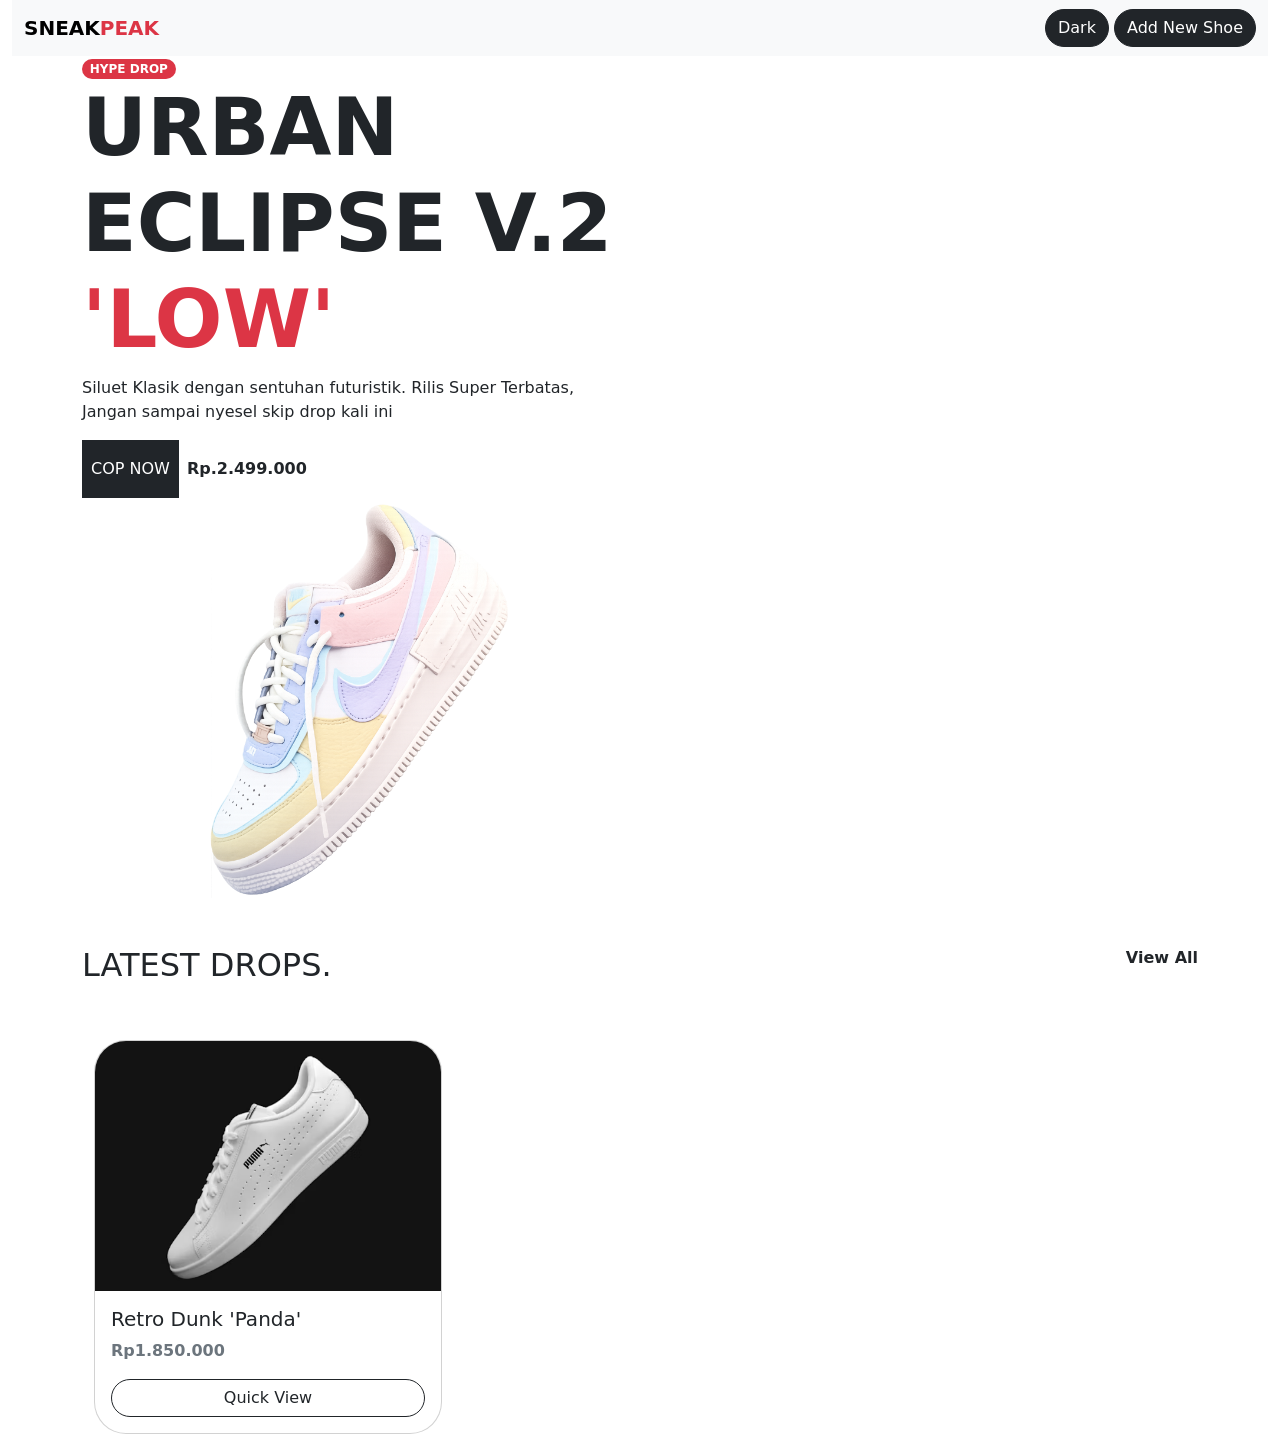
<file: index.html>
<!DOCTYPE html>
<html lang="en">
<head>
   <meta charset="UTF-8">
   <meta name="viewport" content="width=device-width, initial-scale=1.0">
   <title>SNEAKPEAK</title>
   <link href="https://cdn.jsdelivr.net/npm/bootstrap@5.3.8/dist/css/bootstrap.min.css" rel="stylesheet" integrity="sha384-sRIl4kxILFvY47J16cr9ZwB07vP4J8+LH7qKQnuqkuIAvNWLzeN8tE5YBujZqJLB" crossorigin="anonymous">
   <link rel="stylesheet" href="assets/css/style.css">
</head>
<body>

<div class="container-fluid">
      <div class="row">
      <!-- / ".col + tab" -->
      <div class="col-12">
         <!-- As a heading -->
         <nav class="navbar bg-body-tertiary">
            <div class="container-fluid">
            <a class="navbar-brand fw-bold" href="#">
               SNEAK<span class="text-danger">PEAK</span>
            </a>
            <div>
               <button type="button" class="btn btn-dark rounded-pill">
                  Dark
               </button>
                  <a href="/add-new-shoe.html" class="btn btn-dark rounded-pill">
                     Add New Shoe
                  </a>
            </div>
            </div>
         </nav>
      </div>
      </div>
   </div>

   <div class="container">
      <div class="row">
      <div class="col-12 col-md-6">
         <span class="badge rounded-pill text-bg-danger">HYPE DROP</span>

         <h1 class="fw-bold hero-headline">
            URBAN ECLIPSE V.2 <span class="text-danger">'LOW'</span>
         </h1>

         <p>
            Siluet Klasik dengan sentuhan futuristik. Rilis Super Terbatas,
            Jangan sampai nyesel skip drop kali ini
         </p>

         <div class="d-flex gap-2 align-items-center">
            <button id = "button-cop-now" class="btn btn-dark rounded-0 py-3 px-2" type="submit">
            COP NOW
            </button>
            <div id = "harga-berubah" class="fw-bold">Rp.2.499.000</div>
         </div>
      </div>
   </div>
   <!-- Gambar Sepatu -->
      <div class="col-12 col-md-6 d-flex align-items-center justify-content-center">
            <img class="sneaker-img" src="assets/images/sepatu.png" alt="sepatu"/>
      </div>
            </div>
         </div>
      </div>

      <div class="container mt-5">
         <div class="row mb-5">
            <div class="col-12 d-flex justify-content-between">
               <h2 class="fw-black">LATEST DROPS.</h2>
               <div class="fw-bold">View All</div>
            </div>
         </div>

         <div class="container-fluid">
            <div id="list-sepatu" class="row">
               <div class="col-4">
                  <div class="card rounded-5 overflow-hidden">
                     <img src="assets/images/sepatu1.avif" class="img-card-top" alt="sepatu1"/>
                     <div class="card-body fw-bold">
                        <h5 class="card-title">
                           Retro Dunk 'Panda'
                        </h5>
                        <p class="card-text text-secondary">
                           Rp1.850.000
                        </p>
                        <button class="btn btn-outline-dark w-100 rounded-pill">Quick View</button>
                     </div>
                  </div>
               </div>
               <!-- <div class="col-4">                  
                  <div class="card rounded-5 overflow-hidden">
                     <div class="img-wrapper">
                        <div class="img-wrapper">
                           <img src="assets/images/sepatu2.avif" class="img-card-top" alt="sepatu2"/>
                        </div>
                     </div>
                     <div class="card-body fw-bold">
                        <h5 class="card-title">
                           Retro Dunk 'Panda'
                        </h5>
                        <p class="card-text text-secondary">
                           Rp1.850.000
                        </p>
                        <button class="btn btn-outline-dark w-100 rounded-pill">Quick View</button>
                     </div>
                  </div>
               </div>
               <div class="col-4">
                  <div class="card rounded-5 overflow-hidden">
                     <div class="img-wrapper">
                        <img src="assets/images/sepatu3.avif" class="img-card-top" alt="sepatu3"/>
                     </div>
                     <div class="card-body fw-bold">
                        <h5 class="card-title">
                           Retro Dunk 'Panda'
                        </h5>
                        <p class="card-text text-secondary">
                           Rp1.850.000
                        </p>
                        <button class="btn btn-outline-dark w-100 rounded-pill">Quick View</button>
                     </div>
                  </div>
               </div> -->
            </div>
         </div>

      </div>

   <script src="js/index.js"></script>
   <script src="https://cdn.jsdelivr.net/npm/bootstrap@5.3.8/dist/js/bootstrap.bundle.min.js" integrity="sha384-FKyoEForCGlyvwx9Hj09JcYn3nv7wiPVlz7YYwJrWVcXK/BmnVDxM+D2scQbITxI" crossorigin="anonymous"></script>
</body>
</html>
</file>
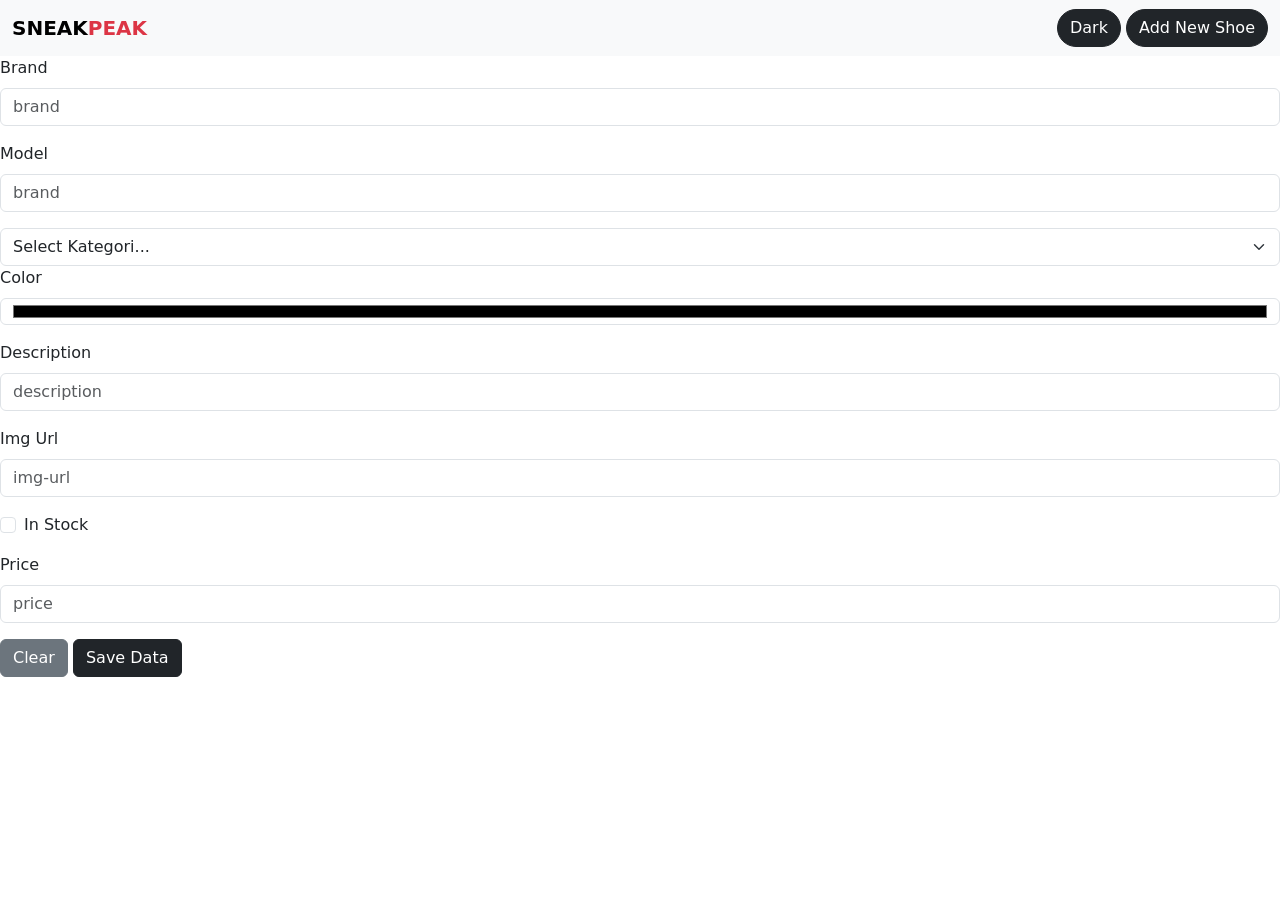
<file: add-new-shoe.html>
<!doctype html>
<html lang="en">
   <head>
   <!-- Required meta tags -->
   <meta charset="utf-8">
   <meta name="viewport" content="width=device-width, initial-scale=1">

   <!-- Bootstrap CSS -->
   <link href="https://cdn.jsdelivr.net/npm/bootstrap@5.0.2/dist/css/bootstrap.min.css" rel="stylesheet" integrity="sha384-EVSTQN3/azprG1Anm3QDgpJLIm9Nao0Yz1ztcQTwFspd3yD65VohhpuuCOmLASjC" crossorigin="anonymous">

   <title>Hello, world!</title>
   </head>
   <body>
         <nav class="navbar bg-body-tertiary">
            <div class="container-fluid">
            <a class="navbar-brand fw-bold" href="index.html">
               SNEAK<span class="text-danger">PEAK</span>
            </a>
            <div>
               <button type="button" class="btn btn-dark rounded-pill">
                  Dark
               </button>
                  <a href="/addNewShoe.html" class="btn btn-dark rounded-pill">
                     Add New Shoe
                  </a>
            </div>
            </div>
         </nav>

         <form id="add-new-shoe-form">
            <div class="mb-3">
               <label for="brand" class="form-label">Brand</label>
               <input 
                     class="form-control" 
                     name="brand" 
                     type="brand"
                     id="brand" 
                     placeholder="brand">
            </div>
            
            <div class="mb-3">
               <label for="model" class="form-label">Model</label>
               <input 
                     class="form-control" 
                     name="model" 
                     type="model"
                     id="model" 
                     placeholder="brand">
            </div>

            <select name="category" class="form-select" aria-label="Default select example">
               <option selected>Select Kategori...</option>
               <option value="sneakers">Sneakers</option>
               <option value="running">Running</option>
               <option value="slip-on">Slip-on/Casual</option>
            </select>
            
            <div class="mb-3">
               <label for="color" id="color" class="form-label">Color</label>
               <input 
                     class="form-control" 
                     type="color"
                     name="color" 
                     id="color" 
                     placeholder="color">
            </div>
            
            <div class="mb-3">
               <label for="description" id="description" class="form-label">Description</label>
               <input 
                     class="form-control" 
                     type="description"
                     name="description" 
                     id="description" 
                     placeholder="description">
            </div>

            <div class="mb-3">
               <label for="img-url" id="img-url" class="form-label">Img Url</label>
               <input 
                     class="form-control" 
                     type="imageUrl"
                     name="imageUrl" 
                     id="img-url" 
                     placeholder="img-url">
            </div>
            
            <div class="form-check mb-3">
               <input name="inStock" class="form-check-input" type="checkbox" value="true" id="flexCheckDefault">
               <label class="form-check-label" for="flexCheckDefault">
                  In Stock
               </label>
            </div>

            <div class="mb-3">
               <label for="price" id="price" class="form-label">Price</label>
               <input 
                     class="form-control" 
                     type="price"
                     name="price" 
                     id="price" 
                     placeholder="price">
            </div>

            <button type="reset" class="btn btn-secondary">Clear</button>
            <button type="submit" class="btn btn-dark">Save Data</button>
         </form>

      <!-- Optional JavaScript; choose one of the two! -->

      <!-- Option 1: Bootstrap Bundle with Popper -->
      <script src="https://cdn.jsdelivr.net/npm/bootstrap@5.0.2/dist/js/bootstrap.bundle.min.js" integrity="sha384-MrcW6ZMFYlzcLA8Nl+NtUVF0sA7MsXsP1UyJoMp4YLEuNSfAP+JcXn/tWtIaxVXM" crossorigin="anonymous"></script>

      <script src="https://cdn.jsdelivr.net/npm/@popperjs/core@2.9.2/dist/umd/popper.min.js" integrity="sha384-IQsoLXl5PILFhosVNubq5LC7Qb9DXgDA9i+tQ8Zj3iwWAwPtgFTxbJ8NT4GN1R8p" crossorigin="anonymous"></script>
      <script src="https://cdn.jsdelivr.net/npm/bootstrap@5.0.2/dist/js/bootstrap.min.js" integrity="sha384-cVKIPhGWiC2Al4u+LWgxfKTRIcfu0JTxR+EQDz/bgldoEyl4H0zUF0QKbrJ0EcQF" crossorigin="anonymous"></script>
   
      <script src="js/add-new-shoe.js"></script>
   </body>
</html>
</file>
<file: assets/css/style.css>
.hero-headline{
   font-size: 80px;
}
.sneaker-img{
   height: 400px;
}

.img-card-top{
   width: 100%;
   max-height: 250px;
   object-fit: cover;
}

.img-wrapper {
   overflow: hidden;
   max-height: 250px;
}

.img-card-top:hover {
   transform: scale(1.2);
   transition: transform 0.3s ease in ease-in-out;
}
</file>
